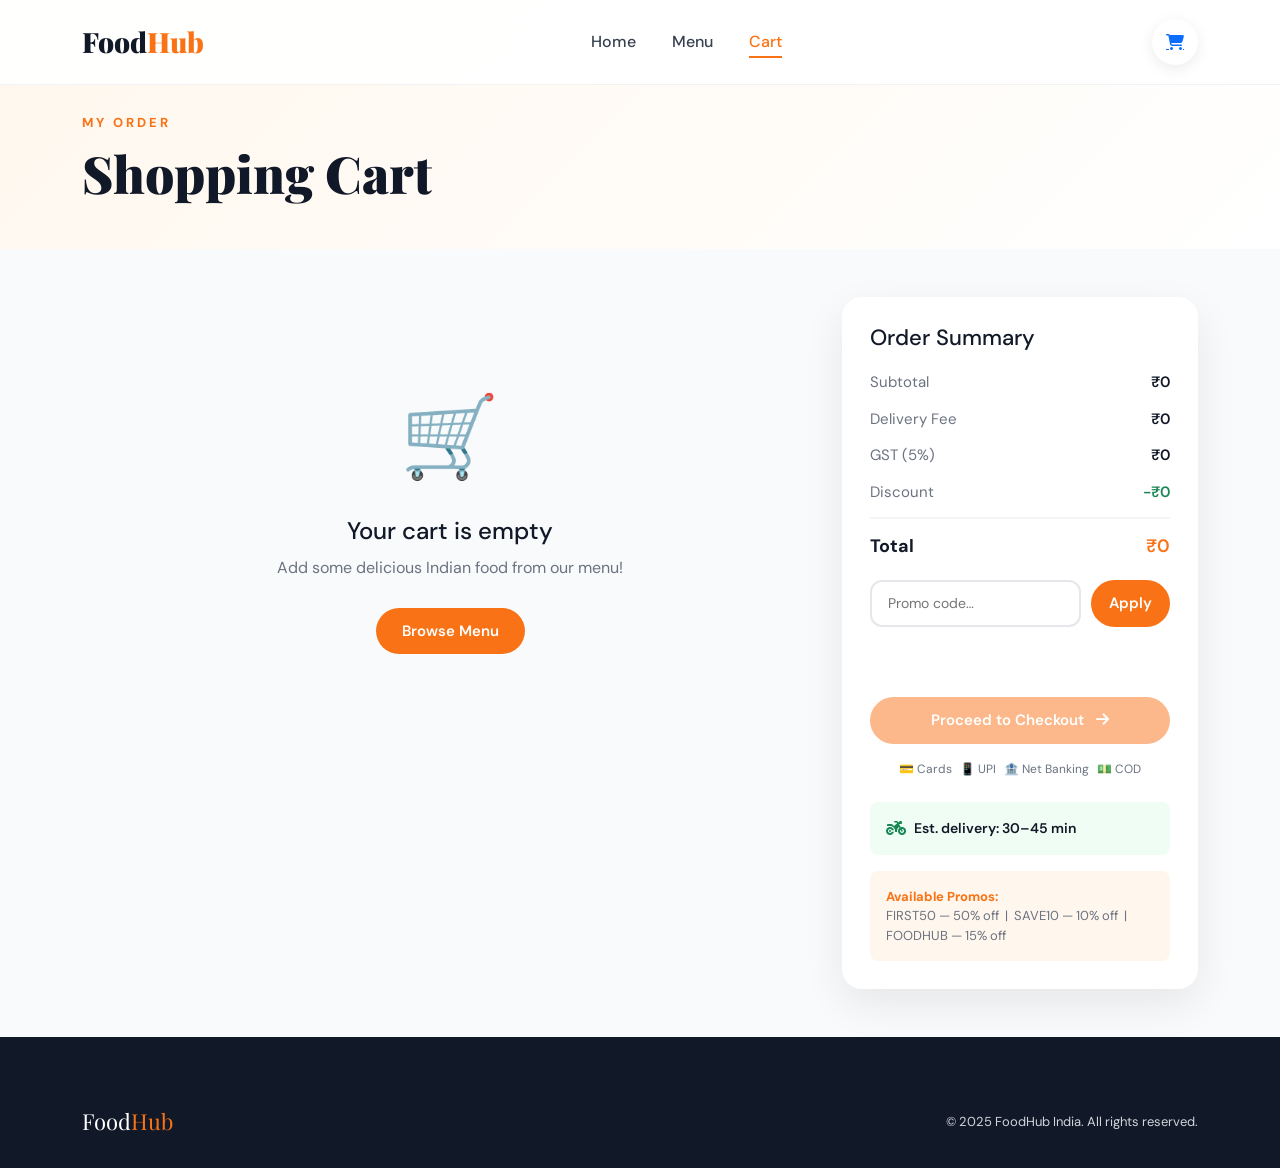
<file: cart.html>
<!DOCTYPE html>
<html lang="en">
<head>
  <meta charset="UTF-8"/>
  <meta name="viewport" content="width=device-width, initial-scale=1.0"/>
  <title>Cart — FoodHub India</title>
  <link rel="stylesheet" href="https://cdn.jsdelivr.net/npm/bootstrap@5.3.3/dist/css/bootstrap.min.css"/>
  <link rel="stylesheet" href="https://cdnjs.cloudflare.com/ajax/libs/font-awesome/6.5.1/css/all.min.css"/>
  <link href="https://fonts.googleapis.com/css2?family=Playfair+Display:wght@700;900&family=DM+Sans:wght@300;400;500;600;700&display=swap" rel="stylesheet"/>
  <link rel="stylesheet" href="css/style.css"/>
</head>
<body>

<!-- NAVBAR -->
<nav class="navbar navbar-expand-lg fixed-top">
  <div class="container">
    <a class="navbar-brand" href="index.html"><span class="logo-text">Food<span>Hub</span></span></a>
    <button class="navbar-toggler border-0" type="button" data-bs-toggle="collapse" data-bs-target="#navbarNav">
      <i class="fa-solid fa-bars" style="font-size:22px;"></i>
    </button>
    <div class="collapse navbar-collapse" id="navbarNav">
      <ul class="navbar-nav mx-auto gap-1">
        <li class="nav-item"><a class="nav-link" href="index.html">Home</a></li>
        <li class="nav-item"><a class="nav-link" href="menu.html">Menu</a></li>
        <li class="nav-item"><a class="nav-link active-link" href="cart.html">Cart</a></li>
      </ul>
      <div class="d-flex align-items-center gap-3">
        <a href="cart.html" class="btn-icon cart-badge">
          <i class="fa-solid fa-cart-shopping"></i>
          <span class="badge-count">0</span>
        </a>
      </div>
    </div>
  </div>
</nav>


<!-- PAGE HEADER -->
<div style="padding-top:110px; padding-bottom:40px; background:linear-gradient(135deg,#fff7ed,#fff);">
  <div class="container">
    <span class="section-label">MY ORDER</span>
    <h1 class="section-title">Shopping Cart</h1>
  </div>
</div>


<!-- CART CONTENT -->
<div class="container my-5">
  <div class="row g-4">

    <!-- Left: Items -->
    <div class="col-lg-8">
      <div id="cartItems"></div>

      <div id="cartEmpty" class="empty-state d-none">
        <div class="emoji">🛒</div>
        <h4>Your cart is empty</h4>
        <p>Add some delicious Indian food from our menu!</p>
        <a href="menu.html" class="btn-primary-custom">Browse Menu</a>
      </div>

      <div id="cartFooter" class="d-flex justify-content-between align-items-center mt-4">
        <a href="menu.html" class="btn-outline-custom">
          <i class="fa-solid fa-arrow-left me-2"></i>Continue Shopping
        </a>
        <button class="btn-outline-custom" style="color:var(--danger); border-color:var(--danger);" onclick="clearCart()">
          <i class="fa-solid fa-trash me-2"></i>Clear Cart
        </button>
      </div>
    </div>

    <!-- Right: Summary -->
    <div class="col-lg-4">
      <div class="cart-total-box">
        <h5>Order Summary</h5>

        <div class="total-row">
          <span class="label">Subtotal</span>
          <span class="value" id="subtotal">₹0</span>
        </div>
        <div class="total-row">
          <span class="label">Delivery Fee</span>
          <span class="value" id="deliveryFee">₹49</span>
        </div>
        <div class="total-row">
          <span class="label">GST (5%)</span>
          <span class="value" id="taxAmt">₹0</span>
        </div>
        <div class="total-row">
          <span class="label">Discount</span>
          <span class="value text-success" id="discount">-₹0</span>
        </div>
        <div class="total-row grand">
          <span>Total</span>
          <span class="value" id="grandTotal">₹0</span>
        </div>

        <!-- Promo code -->
        <div class="promo-box">
          <input type="text" id="promoInput" placeholder="Promo code…"/>
          <button class="btn-primary-custom" style="padding:11px 18px;" onclick="applyPromo()">Apply</button>
        </div>
        <p id="promoMsg" class="text-success" style="font-size:13px; min-height:18px;"></p>

        <a href="checkout.html" id="checkoutBtn" class="btn-primary-custom w-100 text-center mt-3" style="pointer-events:none; opacity:0.5;">
          Proceed to Checkout <i class="fa-solid fa-arrow-right ms-2"></i>
        </a>

        <!-- Payment methods -->
        <div class="mt-3 d-flex gap-2 justify-content-center flex-wrap" style="font-size:12px; color:var(--muted);">
          <span>💳 Cards</span>
          <span>📱 UPI</span>
          <span>🏦 Net Banking</span>
          <span>💵 COD</span>
        </div>

        <!-- Delivery estimate -->
        <div class="mt-4 p-3 rounded-3" style="background:#f0fdf4;">
          <div class="d-flex align-items-center gap-2">
            <i class="fa-solid fa-motorcycle text-success"></i>
            <span style="font-size:14px; font-weight:600;">Est. delivery: 30–45 min</span>
          </div>
        </div>

        <!-- Promo hints -->
        <div class="mt-3 p-3 rounded-3" style="background:#fff7ed; font-size:13px; color:var(--muted);">
          <b style="color:var(--primary);">Available Promos:</b><br/>
          FIRST50 — 50% off &nbsp;|&nbsp; SAVE10 — 10% off &nbsp;|&nbsp; FOODHUB — 15% off
        </div>

      </div>
    </div>

  </div>
</div>


<!-- FOOTER -->
<footer>
  <div class="container">
    <div class="d-flex justify-content-between align-items-center flex-wrap gap-3 pt-2">
      <span style="font-size:22px; font-family:'Playfair Display',serif; color:#fff;">Food<span style="color:var(--primary);">Hub</span></span>
      <p class="mb-0" style="font-size:13px;">© 2025 FoodHub India. All rights reserved.</p>
    </div>
  </div>
</footer>


<script src="https://cdn.jsdelivr.net/npm/bootstrap@5.3.3/dist/js/bootstrap.bundle.min.js"></script>
<script src="js/app.js"></script>
<script>

const PROMOS = { 'FIRST50': 50, 'SAVE10': 10, 'FOODHUB': 15 };
let discountPct = 0;

function fmt(n) { return '₹' + Math.round(n).toLocaleString('en-IN'); }

// ── RENDER CART ──────────────────────────────────────
function renderCart() {
  const cart     = FoodHub.getCart();
  const itemsEl  = document.getElementById('cartItems');
  const emptyEl  = document.getElementById('cartEmpty');
  const footerEl = document.getElementById('cartFooter');
  const checkBtn = document.getElementById('checkoutBtn');

  if (cart.length === 0) {
    itemsEl.innerHTML = '';
    emptyEl.classList.remove('d-none');
    footerEl.classList.add('d-none');
    checkBtn.style.pointerEvents = 'none';
    checkBtn.style.opacity = '0.5';
    updateSummary();
    return;
  }

  emptyEl.classList.add('d-none');
  footerEl.classList.remove('d-none');
  checkBtn.style.pointerEvents = 'auto';
  checkBtn.style.opacity = '1';

  itemsEl.innerHTML = cart.map(item => `
    <div class="cart-item" data-id="${item.id}">
      <img src="${item.img}" alt="${item.name}" onerror="this.src='https://via.placeholder.com/90x90?text=Food'"/>
      <div class="cart-item-info">
        <h6>${item.name}</h6>
        <p class="item-desc">Fresh from our kitchen</p>
        <p class="item-price">${fmt(item.price)} each</p>
        <div class="qty-control">
          <button class="qty-btn" onclick="changeQty('${item.id}', -1)">−</button>
          <span class="qty-num">${item.qty}</span>
          <button class="qty-btn" onclick="changeQty('${item.id}', 1)">+</button>
        </div>
      </div>
      <div class="cart-item-actions">
        <button class="btn-remove" onclick="removeItem('${item.id}')" title="Remove">
          <i class="fa-solid fa-trash-can"></i>
        </button>
        <strong style="font-size:18px; color:var(--primary);">${fmt(item.price * item.qty)}</strong>
      </div>
    </div>
  `).join('');

  updateSummary();
}

function updateSummary() {
  const sub      = FoodHub.getTotal();
  const delivery = sub === 0 ? 0 : (sub >= 499 ? 0 : 49);
  const tax      = sub * 0.05;
  const disc     = sub * (discountPct / 100);
  const total    = Math.max(0, sub + delivery + tax - disc);

  document.getElementById('subtotal').textContent    = fmt(sub);
  document.getElementById('deliveryFee').textContent = sub >= 499 && sub > 0 ? 'Free 🎉' : fmt(delivery);
  document.getElementById('taxAmt').textContent      = fmt(tax);
  document.getElementById('discount').textContent    = '-' + fmt(disc);
  document.getElementById('grandTotal').textContent  = fmt(total);
}

function changeQty(id, delta) {
  FoodHub.changeQty(id, delta);
  renderCart();
}

function removeItem(id) {
  FoodHub.removeFromCart(id);
  FoodHub.showToast('Item removed from cart');
  renderCart();
}

function clearCart() {
  if (!confirm('Clear your entire cart?')) return;
  FoodHub.clearCart();
  renderCart();
}

function applyPromo() {
  const code = document.getElementById('promoInput').value.trim().toUpperCase();
  const msg  = document.getElementById('promoMsg');
  if (PROMOS[code]) {
    discountPct = PROMOS[code];
    msg.textContent = `✅ ${discountPct}% discount applied!`;
    msg.className = 'text-success';
    updateSummary();
  } else {
    msg.textContent = '❌ Invalid promo code.';
    msg.className = 'text-danger';
  }
}

// Allow pressing Enter on promo input
document.getElementById('promoInput').addEventListener('keydown', e => {
  if (e.key === 'Enter') applyPromo();
});

renderCart();
</script>
</body>
</html>
</file>
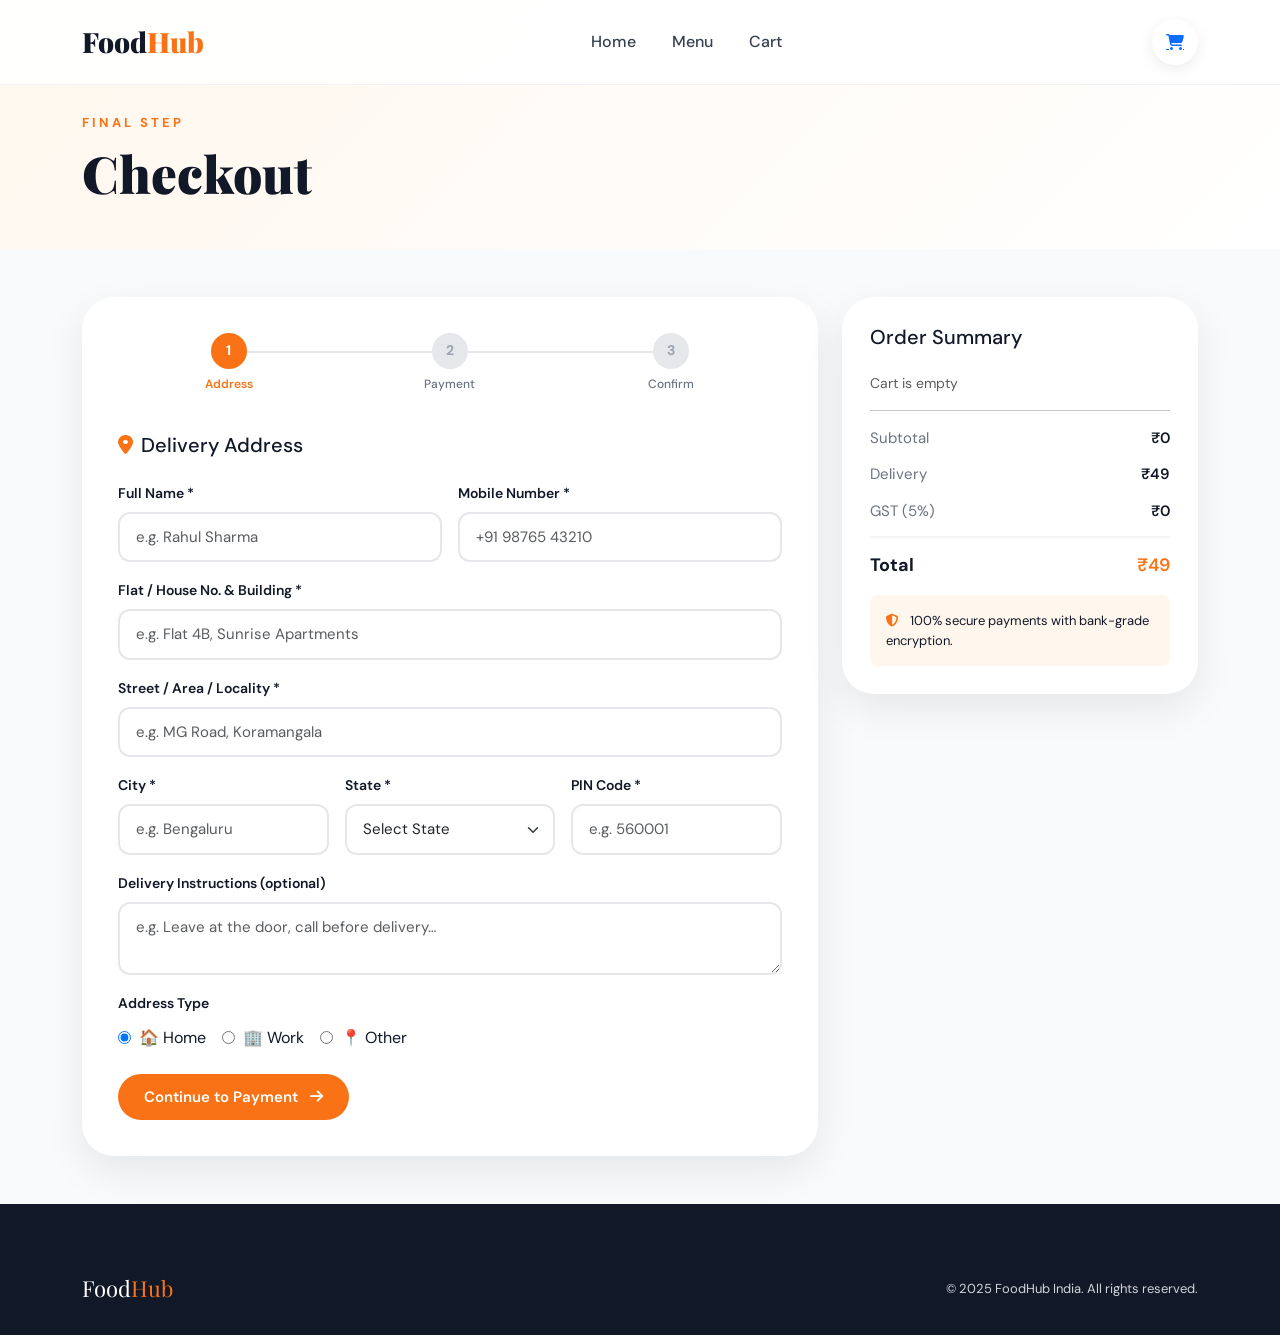
<file: checkout.html>
<!DOCTYPE html>
<html lang="en">
<head>
  <meta charset="UTF-8"/>
  <meta name="viewport" content="width=device-width, initial-scale=1.0"/>
  <title>Checkout — FoodHub India</title>
  <link rel="stylesheet" href="https://cdn.jsdelivr.net/npm/bootstrap@5.3.3/dist/css/bootstrap.min.css"/>
  <link rel="stylesheet" href="https://cdnjs.cloudflare.com/ajax/libs/font-awesome/6.5.1/css/all.min.css"/>
  <link href="https://fonts.googleapis.com/css2?family=Playfair+Display:wght@700;900&family=DM+Sans:wght@300;400;500;600;700&display=swap" rel="stylesheet"/>
  <link rel="stylesheet" href="css/style.css"/>
  <style>
    .upi-input-wrap { position: relative; }
    .upi-input-wrap input { padding-right: 90px; }
    .upi-suffix { position: absolute; right: 16px; top: 50%; transform: translateY(-50%); color: var(--muted); font-size: 14px; pointer-events: none; }
    .success-screen { display:none; text-align:center; padding:60px 20px; }
    .success-screen .check-icon { font-size:80px; margin-bottom:20px; animation: popIn 0.5s ease both; }
    @keyframes popIn { from{transform:scale(0)} to{transform:scale(1)} }
    .order-id-tag { display:inline-block; background:#f0fdf4; color:#16a34a; padding:8px 20px; border-radius:50px; font-weight:700; font-size:15px; margin:12px 0; }
  </style>
</head>
<body>

<!-- NAVBAR -->
<nav class="navbar navbar-expand-lg fixed-top">
  <div class="container">
    <a class="navbar-brand" href="index.html"><span class="logo-text">Food<span>Hub</span></span></a>
    <button class="navbar-toggler border-0" type="button" data-bs-toggle="collapse" data-bs-target="#navbarNav">
      <i class="fa-solid fa-bars" style="font-size:22px;"></i>
    </button>
    <div class="collapse navbar-collapse" id="navbarNav">
      <ul class="navbar-nav mx-auto gap-1">
        <li class="nav-item"><a class="nav-link" href="index.html">Home</a></li>
        <li class="nav-item"><a class="nav-link" href="menu.html">Menu</a></li>
        <li class="nav-item"><a class="nav-link" href="cart.html">Cart</a></li>
      </ul>
      <div class="d-flex align-items-center gap-3">
        <a href="cart.html" class="btn-icon cart-badge">
          <i class="fa-solid fa-cart-shopping"></i>
          <span class="badge-count">0</span>
        </a>
      </div>
    </div>
  </div>
</nav>


<!-- PAGE HEADER -->
<div style="padding-top:110px; padding-bottom:40px; background:linear-gradient(135deg,#fff7ed,#fff);">
  <div class="container">
    <span class="section-label">FINAL STEP</span>
    <h1 class="section-title">Checkout</h1>
  </div>
</div>


<!-- CHECKOUT CONTENT -->
<div class="container my-5">
  <div class="row g-4">

    <!-- Left: Form -->
    <div class="col-lg-8">
      <div class="checkout-form" id="checkoutForm">

        <!-- Step Indicator -->
        <div class="step-indicator" id="stepIndicator">
          <div class="step-dot active" id="dot1">
            <div class="step-num">1</div>
            <div class="step-label">Address</div>
          </div>
          <div class="step-dot" id="dot2">
            <div class="step-num">2</div>
            <div class="step-label">Payment</div>
          </div>
          <div class="step-dot" id="dot3">
            <div class="step-num">3</div>
            <div class="step-label">Confirm</div>
          </div>
        </div>

        <!-- STEP 1: Delivery Address -->
        <div class="form-step active" id="step1">
          <h5 class="mb-4" style="font-size:20px;"><i class="fa-solid fa-location-dot me-2 text-orange"></i>Delivery Address</h5>
          <div class="row g-3">
            <div class="col-md-6">
              <label class="form-label">Full Name *</label>
              <input type="text" class="form-control" id="fname" placeholder="e.g. Rahul Sharma" required/>
            </div>
            <div class="col-md-6">
              <label class="form-label">Mobile Number *</label>
              <input type="tel" class="form-control" id="phone" placeholder="+91 98765 43210" maxlength="13" required/>
            </div>
            <div class="col-12">
              <label class="form-label">Flat / House No. & Building *</label>
              <input type="text" class="form-control" id="address1" placeholder="e.g. Flat 4B, Sunrise Apartments" required/>
            </div>
            <div class="col-12">
              <label class="form-label">Street / Area / Locality *</label>
              <input type="text" class="form-control" id="address2" placeholder="e.g. MG Road, Koramangala" required/>
            </div>
            <div class="col-md-4">
              <label class="form-label">City *</label>
              <input type="text" class="form-control" id="city" placeholder="e.g. Bengaluru" required/>
            </div>
            <div class="col-md-4">
              <label class="form-label">State *</label>
              <select class="form-select" id="state" required>
                <option value="">Select State</option>
                <option>Andhra Pradesh</option>
                <option>Delhi</option>
                <option>Gujarat</option>
                <option>Karnataka</option>
                <option>Kerala</option>
                <option>Maharashtra</option>
                <option>Punjab</option>
                <option>Rajasthan</option>
                <option>Tamil Nadu</option>
                <option>Telangana</option>
                <option>Uttar Pradesh</option>
                <option>West Bengal</option>
              </select>
            </div>
            <div class="col-md-4">
              <label class="form-label">PIN Code *</label>
              <input type="text" class="form-control" id="pincode" placeholder="e.g. 560001" maxlength="6" required/>
            </div>
            <div class="col-12">
              <label class="form-label">Delivery Instructions (optional)</label>
              <textarea class="form-control" id="instructions" rows="2" placeholder="e.g. Leave at the door, call before delivery…"></textarea>
            </div>
            <div class="col-12">
              <label class="form-label">Address Type</label>
              <div class="d-flex gap-3 mt-1">
                <label class="d-flex align-items-center gap-2" style="cursor:pointer;">
                  <input type="radio" name="addrType" value="Home" checked/> 🏠 Home
                </label>
                <label class="d-flex align-items-center gap-2" style="cursor:pointer;">
                  <input type="radio" name="addrType" value="Work"/> 🏢 Work
                </label>
                <label class="d-flex align-items-center gap-2" style="cursor:pointer;">
                  <input type="radio" name="addrType" value="Other"/> 📍 Other
                </label>
              </div>
            </div>
          </div>
          <button class="btn-primary-custom mt-4" onclick="goStep(2)">
            Continue to Payment <i class="fa-solid fa-arrow-right ms-2"></i>
          </button>
        </div>

        <!-- STEP 2: Payment -->
        <div class="form-step" id="step2">
          <h5 class="mb-4" style="font-size:20px;"><i class="fa-solid fa-credit-card me-2 text-orange"></i>Payment Method</h5>
          <div class="row g-3 mb-4">
            <div class="col-6 col-md-3">
              <div class="payment-card selected" data-method="upi" onclick="selectPayment(this)">
                <div>
                  <div class="payment-icon">📱</div>
                  <div style="font-weight:600; font-size:14px;">UPI</div>
                  <div style="font-size:11px; color:var(--muted);">GPay / PhonePe / Paytm</div>
                </div>
              </div>
            </div>
            <div class="col-6 col-md-3">
              <div class="payment-card" data-method="card" onclick="selectPayment(this)">
                <div>
                  <div class="payment-icon">💳</div>
                  <div style="font-weight:600; font-size:14px;">Card</div>
                  <div style="font-size:11px; color:var(--muted);">Credit / Debit</div>
                </div>
              </div>
            </div>
            <div class="col-6 col-md-3">
              <div class="payment-card" data-method="netbanking" onclick="selectPayment(this)">
                <div>
                  <div class="payment-icon">🏦</div>
                  <div style="font-weight:600; font-size:14px;">Net Banking</div>
                  <div style="font-size:11px; color:var(--muted);">All major banks</div>
                </div>
              </div>
            </div>
            <div class="col-6 col-md-3">
              <div class="payment-card" data-method="cod" onclick="selectPayment(this)">
                <div>
                  <div class="payment-icon">💵</div>
                  <div style="font-weight:600; font-size:14px;">Cash on Delivery</div>
                  <div style="font-size:11px; color:var(--muted);">Pay at door</div>
                </div>
              </div>
            </div>
          </div>

          <!-- UPI Fields -->
          <div id="upiFields">
            <label class="form-label">UPI ID *</label>
            <div class="upi-input-wrap mb-2">
              <input type="text" class="form-control" id="upiId" placeholder="yourname"/>
              <span class="upi-suffix">@upi</span>
            </div>
            <div class="d-flex gap-3 flex-wrap mt-3">
              <span style="font-size:13px; color:var(--muted); font-weight:600;">Pay via:</span>
              <span style="font-size:13px;">📱 Google Pay</span>
              <span style="font-size:13px;">📱 PhonePe</span>
              <span style="font-size:13px;">📱 Paytm</span>
              <span style="font-size:13px;">📱 BHIM</span>
            </div>
          </div>

          <!-- Card Fields -->
          <div id="cardFields" style="display:none;">
            <div class="row g-3">
              <div class="col-12">
                <label class="form-label">Card Number *</label>
                <input type="text" class="form-control" id="cardNum" placeholder="1234 5678 9012 3456" maxlength="19"/>
              </div>
              <div class="col-md-6">
                <label class="form-label">Expiry Date *</label>
                <input type="text" class="form-control" id="expiry" placeholder="MM / YY" maxlength="7"/>
              </div>
              <div class="col-md-6">
                <label class="form-label">CVV *</label>
                <input type="password" class="form-control" id="cvv" placeholder="•••" maxlength="3"/>
              </div>
              <div class="col-12">
                <label class="form-label">Cardholder Name *</label>
                <input type="text" class="form-control" id="cardName" placeholder="Name as on card"/>
              </div>
            </div>
          </div>

          <!-- Net Banking Fields -->
          <div id="netbankingFields" style="display:none;">
            <label class="form-label">Select Bank *</label>
            <select class="form-select" id="bankName">
              <option value="">-- Choose your bank --</option>
              <option>State Bank of India</option>
              <option>HDFC Bank</option>
              <option>ICICI Bank</option>
              <option>Axis Bank</option>
              <option>Kotak Mahindra Bank</option>
              <option>Bank of Baroda</option>
              <option>Punjab National Bank</option>
              <option>Canara Bank</option>
            </select>
          </div>

          <!-- COD notice -->
          <div id="codFields" style="display:none;" class="p-3 rounded-3" style="background:#f0fdf4;">
            <p class="mb-0" style="font-size:14px;">💵 <strong>Cash on Delivery</strong> — Keep exact change ready. Our delivery partner will collect payment at your door.</p>
          </div>

          <div class="d-flex gap-3 mt-4">
            <button class="btn-outline-custom" onclick="goStep(1)">
              <i class="fa-solid fa-arrow-left me-2"></i>Back
            </button>
            <button class="btn-primary-custom" onclick="goStep(3)">
              Review Order <i class="fa-solid fa-arrow-right ms-2"></i>
            </button>
          </div>
        </div>

        <!-- STEP 3: Review & Confirm -->
        <div class="form-step" id="step3">
          <h5 class="mb-4" style="font-size:20px;"><i class="fa-solid fa-clipboard-check me-2 text-orange"></i>Review & Confirm</h5>

          <div class="p-3 rounded-3 mb-3" style="background:#f8fafc; border:1px solid #e5e7eb;">
            <div class="d-flex justify-content-between align-items-start">
              <div>
                <div style="font-weight:700; font-size:16px;">📍 Delivery Address</div>
                <div id="summaryAddress" class="text-muted mt-1" style="font-size:14px;"></div>
              </div>
              <button class="btn-outline-custom" style="padding:6px 14px; font-size:13px;" onclick="goStep(1)">Edit</button>
            </div>
          </div>

          <div class="p-3 rounded-3 mb-3" style="background:#f8fafc; border:1px solid #e5e7eb;">
            <div class="d-flex justify-content-between align-items-center">
              <div>
                <div style="font-weight:700; font-size:16px;">💳 Payment Method</div>
                <div id="summaryPayment" class="text-muted mt-1" style="font-size:14px;"></div>
              </div>
              <button class="btn-outline-custom" style="padding:6px 14px; font-size:13px;" onclick="goStep(2)">Edit</button>
            </div>
          </div>

          <div class="p-3 rounded-3 mb-3" style="background:#f8fafc; border:1px solid #e5e7eb;">
            <div style="font-weight:700; font-size:16px; margin-bottom:10px;">🛒 Order Items</div>
            <div id="summaryItems"></div>
          </div>

          <div class="d-flex justify-content-between align-items-center p-3 rounded-3" style="background:var(--primary); color:#fff;">
            <strong style="font-size:16px;">Grand Total</strong>
            <strong style="font-size:22px;" id="summaryTotal">₹0</strong>
          </div>

          <div class="d-flex gap-3 mt-4">
            <button class="btn-outline-custom" onclick="goStep(2)">
              <i class="fa-solid fa-arrow-left me-2"></i>Back
            </button>
            <button class="btn-primary-custom flex-grow-1" onclick="placeOrder()">
              <i class="fa-solid fa-check-circle me-2"></i>Place Order
            </button>
          </div>
        </div>

      </div>

      <!-- Success Screen -->
      <div class="success-screen checkout-form" id="successScreen">
        <div class="check-icon">🎉</div>
        <h3 style="font-size:28px;">Order Placed Successfully!</h3>
        <p class="text-muted mt-2">Your food is being prepared and will reach you soon.</p>
        <div class="order-id-tag" id="orderIdTag"></div>
        <div class="p-3 rounded-3 mt-3 mb-4" style="background:#f0fdf4; font-size:14px;">
          <i class="fa-solid fa-motorcycle text-success me-2"></i>
          Estimated delivery: <strong>30–45 minutes</strong>
        </div>
        <a href="index.html" class="btn-primary-custom me-2">Back to Home</a>
        <a href="menu.html" class="btn-outline-custom">Order More</a>
      </div>
    </div>

    <!-- Right: Order Summary -->
    <div class="col-lg-4">
      <div class="order-summary-sidebar" id="orderSidebar">
        <h5 class="mb-4">Order Summary</h5>
        <div id="sidebarItems"></div>
        <hr/>
        <div class="total-row">
          <span class="label">Subtotal</span>
          <span class="value" id="sideSubtotal">₹0</span>
        </div>
        <div class="total-row">
          <span class="label">Delivery</span>
          <span class="value" id="sideDelivery">₹49</span>
        </div>
        <div class="total-row">
          <span class="label">GST (5%)</span>
          <span class="value" id="sideTax">₹0</span>
        </div>
        <div class="total-row grand">
          <span>Total</span>
          <span class="value" id="sideTotal">₹0</span>
        </div>
        <div class="mt-3 p-3 rounded-3" style="background:#fff7ed; font-size:13px;">
          <i class="fa-solid fa-shield-halved me-2" style="color:var(--primary);"></i>
          100% secure payments with bank-grade encryption.
        </div>
      </div>
    </div>

  </div>
</div>


<!-- FOOTER -->
<footer>
  <div class="container">
    <div class="d-flex justify-content-between align-items-center flex-wrap gap-3 pt-2">
      <span style="font-size:22px; font-family:'Playfair Display',serif; color:#fff;">Food<span style="color:var(--primary);">Hub</span></span>
      <p class="mb-0" style="font-size:13px;">© 2025 FoodHub India. All rights reserved.</p>
    </div>
  </div>
</footer>


<script src="https://cdn.jsdelivr.net/npm/bootstrap@5.3.3/dist/js/bootstrap.bundle.min.js"></script>
<script src="js/app.js"></script>
<script>

let selectedPayment = 'upi';
let currentStep = 1;

function fmt(n) { return '₹' + Math.round(n).toLocaleString('en-IN'); }

// Sidebar summary
function loadSidebar() {
  const cart  = FoodHub.getCart();
  const sub   = FoodHub.getTotal();
  const del   = sub >= 499 && sub > 0 ? 0 : 49;
  const tax   = sub * 0.05;
  const total = sub + del + tax;

  document.getElementById('sidebarItems').innerHTML = cart.map(i =>
    `<div class="d-flex justify-content-between mb-2" style="font-size:14px;">
      <span>${i.name} × ${i.qty}</span>
      <span>${fmt(i.price * i.qty)}</span>
    </div>`
  ).join('') || '<p class="text-muted" style="font-size:14px;">Cart is empty</p>';

  document.getElementById('sideSubtotal').textContent = fmt(sub);
  document.getElementById('sideDelivery').textContent = del === 0 ? 'Free 🎉' : fmt(del);
  document.getElementById('sideTax').textContent      = fmt(tax);
  document.getElementById('sideTotal').textContent    = fmt(total);
}

// Step navigation
function goStep(step) {
  if (step === 2 && !validateStep1()) return;
  if (step === 3) buildReviewSummary();

  currentStep = step;

  document.querySelectorAll('.form-step').forEach((s, i) => {
    s.classList.toggle('active', i + 1 === step);
  });

  // Update step dots
  [1, 2, 3].forEach(n => {
    const dot = document.getElementById('dot' + n);
    dot.classList.toggle('active', n === step);
    dot.classList.toggle('done', n < step);
  });
}

function validateStep1() {
  const fields = ['fname', 'phone', 'address1', 'address2', 'city', 'pincode'];
  let ok = true;
  fields.forEach(id => {
    const el = document.getElementById(id);
    if (!el.value.trim()) {
      el.style.borderColor = 'var(--danger)';
      ok = false;
    } else { el.style.borderColor = ''; }
  });
  const state = document.getElementById('state');
  if (!state.value) { state.style.borderColor = 'var(--danger)'; ok = false; }
  else state.style.borderColor = '';
  if (!ok) FoodHub.showToast('Please fill all required fields');
  return ok;
}

function selectPayment(el) {
  document.querySelectorAll('.payment-card').forEach(c => c.classList.remove('selected'));
  el.classList.add('selected');
  selectedPayment = el.dataset.method;

  document.getElementById('upiFields').style.display        = selectedPayment === 'upi'        ? '' : 'none';
  document.getElementById('cardFields').style.display       = selectedPayment === 'card'       ? '' : 'none';
  document.getElementById('netbankingFields').style.display = selectedPayment === 'netbanking' ? '' : 'none';
  document.getElementById('codFields').style.display        = selectedPayment === 'cod'        ? '' : 'none';
}

function buildReviewSummary() {
  const name = document.getElementById('fname').value;
  const addr = [
    document.getElementById('address1').value,
    document.getElementById('address2').value,
    document.getElementById('city').value,
    document.getElementById('state').value,
    document.getElementById('pincode').value
  ].filter(Boolean).join(', ');

  const addrType = document.querySelector('input[name="addrType"]:checked')?.value || 'Home';
  document.getElementById('summaryAddress').textContent = `${name} · ${addrType} — ${addr}`;

  const payLabels = { upi:'UPI (GPay / PhonePe / Paytm / BHIM)', card:'Credit / Debit Card', netbanking:'Net Banking', cod:'Cash on Delivery' };
  document.getElementById('summaryPayment').textContent = payLabels[selectedPayment];

  const cart  = FoodHub.getCart();
  const sub   = FoodHub.getTotal();
  const del   = sub >= 499 && sub > 0 ? 0 : 49;
  const tax   = sub * 0.05;
  const total = sub + del + tax;

  document.getElementById('summaryItems').innerHTML = cart.map(i =>
    `<div class="d-flex justify-content-between mb-1" style="font-size:14px;">
      <span>${i.name} × ${i.qty}</span>
      <span>${fmt(i.price * i.qty)}</span>
    </div>`
  ).join('');

  document.getElementById('summaryTotal').textContent = fmt(total);
}

function placeOrder() {
  const cart = FoodHub.getCart();
  if (cart.length === 0) { FoodHub.showToast('Your cart is empty!'); return; }

  // Generate random order ID
  const orderId = 'FH' + Date.now().toString().slice(-6);
  document.getElementById('orderIdTag').textContent = 'Order ID: ' + orderId;

  // Hide form, show success
  document.getElementById('checkoutForm').style.display = 'none';
  document.getElementById('successScreen').style.display = 'block';
  document.getElementById('orderSidebar').style.display  = 'none';

  // Clear cart
  FoodHub.clearCart();
}

// Card number formatting
document.getElementById('cardNum')?.addEventListener('input', function() {
  this.value = this.value.replace(/\D/g,'').replace(/(.{4})/g,'$1 ').trim();
});

// Expiry formatting
document.getElementById('expiry')?.addEventListener('input', function() {
  this.value = this.value.replace(/\D/g,'').replace(/^(\d{2})(\d)/, '$1 / $2').slice(0,7);
});

loadSidebar();
</script>
</body>
</html>
</file>
<file: css/style.css>
/* ===================================================
   FoodHub — Premium Food Delivery
   CSS Custom Styles (used alongside Bootstrap 5)
=================================================== */

@import url('https://fonts.googleapis.com/css2?family=Playfair+Display:wght@700;900&family=DM+Sans:wght@300;400;500;600;700&display=swap');

:root {
  --primary: #f97316;
  --primary-dark: #ea6b0a;
  --primary-light: #fff7ed;
  --secondary: #111827;
  --accent: #fbbf24;
  --success: #22c55e;
  --danger: #ef4444;
  --muted: #6b7280;
  --card-bg: #ffffff;
  --body-bg: #f8fafc;
  --radius: 20px;
  --radius-lg: 32px;
  --shadow: 0 15px 40px rgba(0,0,0,0.08);
  --shadow-hover: 0 25px 55px rgba(249,115,22,0.22);
  --transition: all 0.35s cubic-bezier(0.4,0,0.2,1);
}

* { margin:0; padding:0; box-sizing:border-box; }
html { scroll-behavior:smooth; }

body {
  font-family: 'DM Sans', sans-serif;
  background: var(--body-bg);
  color: var(--secondary);
  overflow-x: hidden;
}

h1,h2,h3 { font-family: 'Playfair Display', serif; }

img { max-width:100%; display:block; }

/* ── SCROLLBAR ── */
::-webkit-scrollbar { width:6px; }
::-webkit-scrollbar-track { background:#f1f1f1; }
::-webkit-scrollbar-thumb { background:var(--primary); border-radius:10px; }

/* ── UTILITY ── */
.section-pad { padding:100px 0; }
.text-orange { color:var(--primary) !important; }
.bg-orange { background:var(--primary) !important; }

.section-label {
  display:inline-block;
  color:var(--primary);
  font-weight:700;
  font-size:13px;
  letter-spacing:3px;
  text-transform:uppercase;
  margin-bottom:12px;
}

.section-title {
  font-size:clamp(32px,4vw,52px);
  font-weight:900;
  line-height:1.1;
  color:var(--secondary);
}

/* ── NAVBAR ── */
.navbar-brand .logo-text { font-family:'Playfair Display',serif; font-size:28px; font-weight:900; color:var(--secondary); }
.navbar-brand .logo-text span { color:var(--primary); }

.navbar {
  background:rgba(255,255,255,0.92) !important;
  backdrop-filter:blur(14px);
  border-bottom:1px solid rgba(0,0,0,0.05);
  padding:16px 0;
  transition:var(--transition);
}

.navbar.scrolled { box-shadow:0 8px 30px rgba(0,0,0,0.08); }

.nav-link {
  color:#374151 !important;
  font-weight:500;
  padding:8px 16px !important;
  position:relative;
  transition:var(--transition);
}

.nav-link::after {
  content:'';
  position:absolute;
  left:16px; bottom:4px;
  width:0; height:2px;
  background:var(--primary);
  transition:var(--transition);
}

.nav-link:hover, .nav-link.active-link { color:var(--primary) !important; }
.nav-link:hover::after, .nav-link.active-link::after { width:calc(100% - 32px); }

.cart-badge {
  position:relative;
  display:inline-flex;
}

.cart-badge .badge-count {
  position:absolute;
  top:-6px; right:-6px;
  width:18px; height:18px;
  border-radius:50%;
  background:var(--danger);
  color:#fff;
  font-size:11px;
  font-weight:700;
  display:flex;
  align-items:center;
  justify-content:center;
  transition:var(--transition);
}

.btn-icon {
  width:46px; height:46px;
  border:none;
  border-radius:50%;
  background:#fff;
  display:flex; align-items:center; justify-content:center;
  box-shadow:0 4px 15px rgba(0,0,0,0.08);
  transition:var(--transition);
  cursor:pointer;
}

.btn-icon:hover { background:var(--primary); color:#fff; }

.btn-primary-custom {
  background:var(--primary);
  color:#fff;
  border:none;
  padding:12px 26px;
  border-radius:50px;
  font-weight:600;
  font-size:15px;
  transition:var(--transition);
  cursor:pointer;
  text-decoration:none;
  display:inline-block;
}

.btn-primary-custom:hover {
  transform:translateY(-3px);
  box-shadow:0 12px 28px rgba(249,115,22,0.38);
  color:#fff;
  background:var(--primary-dark);
}

.btn-outline-custom {
  background:transparent;
  color:var(--primary);
  border:2px solid var(--primary);
  padding:11px 26px;
  border-radius:50px;
  font-weight:600;
  font-size:15px;
  transition:var(--transition);
  cursor:pointer;
  text-decoration:none;
  display:inline-block;
}

.btn-outline-custom:hover {
  background:var(--primary);
  color:#fff;
}

/* ── HERO ── */
.hero {
  padding-top:140px;
  padding-bottom:110px;
  background:linear-gradient(135deg, #fff7ed 0%, #fff 55%, #f0fdf4 100%);
  position:relative;
  overflow:hidden;
}

.hero::before {
  content:'';
  position:absolute;
  width:600px; height:600px;
  background:radial-gradient(circle, rgba(249,115,22,0.08) 0%, transparent 70%);
  top:-100px; right:-100px;
  border-radius:50%;
  pointer-events:none;
}

.hero-badge {
  display:inline-flex;
  align-items:center;
  gap:8px;
  background:#fff;
  border:1px solid rgba(249,115,22,0.2);
  color:var(--primary);
  padding:10px 20px;
  border-radius:50px;
  font-weight:600;
  font-size:14px;
  margin-bottom:24px;
  box-shadow:0 4px 15px rgba(0,0,0,0.06);
  animation:fadeSlideDown 0.7s ease both;
}

.hero-badge i { font-size:12px; }

.hero h1 {
  font-size:clamp(40px,6vw,76px);
  line-height:1.08;
  margin-bottom:24px;
  animation:fadeSlideUp 0.7s 0.1s ease both;
}

.hero h1 .highlight {
  color:var(--primary);
  position:relative;
}

.hero p {
  color:var(--muted);
  font-size:18px;
  line-height:1.9;
  margin-bottom:40px;
  max-width:520px;
  animation:fadeSlideUp 0.7s 0.2s ease both;
}

.hero-actions {
  display:flex;
  gap:16px;
  flex-wrap:wrap;
  margin-bottom:55px;
  animation:fadeSlideUp 0.7s 0.3s ease both;
}

.hero-stats {
  display:flex;
  gap:24px;
  flex-wrap:wrap;
  animation:fadeSlideUp 0.7s 0.4s ease both;
}

.stat-pill {
  background:#fff;
  border-radius:var(--radius);
  padding:20px 24px;
  box-shadow:var(--shadow);
  text-align:center;
  min-width:130px;
}

.stat-pill .number {
  font-family:'Playfair Display',serif;
  font-size:30px;
  font-weight:900;
  color:var(--primary);
  line-height:1;
}

.stat-pill .label {
  font-size:13px;
  color:var(--muted);
  margin-top:4px;
}

.hero-img-wrap {
  position:relative;
  animation:fadeSlideLeft 0.8s 0.2s ease both;
}

.hero-img-wrap img {
  width:100%;
  border-radius:var(--radius-lg);
  box-shadow:0 30px 70px rgba(0,0,0,0.16);
  object-fit:cover;
  height:520px;
}

.hero-float-card {
  position:absolute;
  background:#fff;
  border-radius:16px;
  box-shadow:0 15px 40px rgba(0,0,0,0.12);
  padding:14px 18px;
  display:flex;
  align-items:center;
  gap:12px;
  animation:float 3s ease-in-out infinite;
}

.hero-float-card.card-top {
  top:30px; left:-30px;
}

.hero-float-card.card-bottom {
  bottom:40px; right:-20px;
}

.hero-float-card .icon {
  width:44px; height:44px;
  border-radius:12px;
  background:var(--primary-light);
  display:flex; align-items:center; justify-content:center;
  font-size:20px;
}

.hero-float-card .info .title {
  font-weight:700; font-size:14px;
}

.hero-float-card .info .sub {
  font-size:12px; color:var(--muted);
}

/* ── CATEGORY PILLS ── */
.category-bar { padding:40px 0; background:#fff; border-bottom:1px solid rgba(0,0,0,0.05); }

.cat-pill {
  display:inline-flex;
  align-items:center;
  gap:8px;
  padding:10px 22px;
  border-radius:50px;
  border:2px solid #e5e7eb;
  background:#fff;
  color:#374151;
  font-weight:500;
  font-size:14px;
  cursor:pointer;
  transition:var(--transition);
  white-space:nowrap;
  text-decoration:none;
}

.cat-pill:hover, .cat-pill.active {
  border-color:var(--primary);
  background:var(--primary);
  color:#fff;
  transform:translateY(-2px);
  box-shadow:0 8px 20px rgba(249,115,22,0.25);
}

.cat-pill .emoji { font-size:18px; }

/* ── FOOD CARDS ── */
.food-card {
  background:var(--card-bg);
  border-radius:var(--radius-lg);
  overflow:hidden;
  transition:var(--transition);
  box-shadow:var(--shadow);
  border:none;
  height:100%;
}

.food-card:hover { transform:translateY(-10px); box-shadow:var(--shadow-hover); }

.food-img-wrap {
  position:relative;
  overflow:hidden;
}

.food-img-wrap img {
  width:100%; height:240px;
  object-fit:cover;
  transition:var(--transition);
}

.food-card:hover .food-img-wrap img { transform:scale(1.07); }

.food-badge {
  position:absolute;
  top:16px; left:16px;
  background:var(--primary);
  color:#fff;
  padding:6px 14px;
  border-radius:50px;
  font-size:12px;
  font-weight:700;
}

.food-fav {
  position:absolute;
  top:14px; right:14px;
  width:36px; height:36px;
  border-radius:50%;
  background:#fff;
  border:none;
  display:flex; align-items:center; justify-content:center;
  cursor:pointer;
  transition:var(--transition);
  box-shadow:0 4px 12px rgba(0,0,0,0.1);
}

.food-fav:hover, .food-fav.liked { color:var(--danger); }

.food-body { padding:22px; }

.food-meta {
  display:flex;
  justify-content:space-between;
  align-items:center;
  margin-bottom:8px;
}

.food-rating { color:#f59e0b; font-size:14px; font-weight:600; }
.food-time { color:var(--muted); font-size:13px; }

.food-card h5 {
  font-size:21px;
  font-weight:700;
  margin-bottom:8px;
  color:var(--secondary);
}

.food-card p {
  font-size:14px;
  color:var(--muted);
  line-height:1.7;
  margin-bottom:20px;
}

.food-footer {
  display:flex;
  justify-content:space-between;
  align-items:center;
}

.food-price {
  font-family:'Playfair Display',serif;
  font-size:26px;
  font-weight:700;
  color:var(--primary);
}

.btn-add {
  width:50px; height:50px;
  border-radius:50%;
  border:none;
  background:var(--primary);
  color:#fff;
  font-size:24px;
  display:flex; align-items:center; justify-content:center;
  cursor:pointer;
  transition:var(--transition);
  flex-shrink:0;
}

.btn-add:hover { transform:rotate(90deg) scale(1.1); background:var(--primary-dark); }
.btn-add.added { background:var(--success); transform:scale(1); }

/* ── RESTAURANT CARDS ── */
.resto-card {
  background:#fff;
  border-radius:var(--radius-lg);
  overflow:hidden;
  box-shadow:var(--shadow);
  transition:var(--transition);
}

.resto-card:hover { transform:translateY(-8px); box-shadow:var(--shadow-hover); }

.resto-img {
  width:100%; height:200px;
  object-fit:cover;
  transition:var(--transition);
}

.resto-card:hover .resto-img { transform:scale(1.05); }

.resto-img-wrap { overflow:hidden; position:relative; }

.resto-status {
  position:absolute;
  top:14px; right:14px;
  padding:5px 12px;
  border-radius:50px;
  font-size:12px;
  font-weight:700;
}

.resto-status.open { background:#dcfce7; color:#16a34a; }
.resto-status.closed { background:#fee2e2; color:#dc2626; }

.resto-body { padding:20px; }
.resto-body h5 { font-size:20px; margin-bottom:4px; }
.resto-meta { display:flex; gap:14px; margin:10px 0; font-size:13px; color:var(--muted); }
.resto-meta span { display:flex; align-items:center; gap:4px; }
.resto-tags { display:flex; gap:6px; flex-wrap:wrap; margin-top:10px; }
.resto-tag { padding:4px 10px; background:#f3f4f6; border-radius:50px; font-size:12px; color:#374151; }

/* ── CART PAGE ── */
.cart-item {
  background:#fff;
  border-radius:var(--radius);
  padding:20px;
  display:flex;
  align-items:center;
  gap:16px;
  box-shadow:0 4px 15px rgba(0,0,0,0.05);
  margin-bottom:16px;
  transition:var(--transition);
}

.cart-item:hover { box-shadow:0 8px 25px rgba(0,0,0,0.09); }

.cart-item img {
  width:90px; height:90px;
  border-radius:14px;
  object-fit:cover;
  flex-shrink:0;
}

.cart-item-info { flex:1; }
.cart-item-info h6 { font-size:18px; margin-bottom:4px; }
.cart-item-info .item-price { color:var(--primary); font-weight:700; font-size:16px; }
.cart-item-info .item-desc { font-size:13px; color:var(--muted); margin-bottom:8px; }

.qty-control {
  display:flex;
  align-items:center;
  gap:12px;
  background:#f3f4f6;
  border-radius:50px;
  padding:6px 14px;
  width:fit-content;
}

.qty-btn {
  width:28px; height:28px;
  border:none;
  border-radius:50%;
  background:var(--primary);
  color:#fff;
  font-size:16px;
  cursor:pointer;
  display:flex; align-items:center; justify-content:center;
  transition:var(--transition);
}

.qty-btn:hover { background:var(--primary-dark); transform:scale(1.1); }
.qty-num { font-weight:700; font-size:15px; min-width:20px; text-align:center; }

.cart-item-actions {
  display:flex;
  flex-direction:column;
  align-items:flex-end;
  gap:10px;
}

.btn-remove {
  width:36px; height:36px;
  border:none;
  border-radius:50%;
  background:#fee2e2;
  color:var(--danger);
  cursor:pointer;
  display:flex; align-items:center; justify-content:center;
  transition:var(--transition);
}

.btn-remove:hover { background:var(--danger); color:#fff; }

.cart-total-box {
  background:#fff;
  border-radius:var(--radius);
  padding:28px;
  box-shadow:var(--shadow);
  position:sticky;
  top:100px;
}

.cart-total-box h5 { font-size:22px; margin-bottom:20px; }

.total-row {
  display:flex;
  justify-content:space-between;
  margin-bottom:14px;
  font-size:15px;
}

.total-row.grand {
  font-weight:700;
  font-size:18px;
  color:var(--secondary);
  border-top:2px solid #f3f4f6;
  padding-top:14px;
  margin-top:6px;
}

.total-row .label { color:var(--muted); }
.total-row .value { font-weight:600; }
.total-row.grand .value { color:var(--primary); }

.promo-box {
  display:flex;
  gap:10px;
  margin:20px 0;
}

.promo-box input {
  flex:1;
  padding:11px 16px;
  border:2px solid #e5e7eb;
  border-radius:12px;
  font-size:14px;
  outline:none;
  transition:var(--transition);
}

.promo-box input:focus { border-color:var(--primary); }
.promo-box button { flex-shrink:0; }

/* ── CHECKOUT ── */
.checkout-form {
  background:#fff;
  border-radius:var(--radius-lg);
  padding:36px;
  box-shadow:var(--shadow);
}

.form-step {
  display:none;
}

.form-step.active {
  display:block;
  animation:fadeSlideUp 0.4s ease both;
}

.step-indicator {
  display:flex;
  gap:0;
  margin-bottom:40px;
}

.step-dot {
  display:flex;
  flex-direction:column;
  align-items:center;
  flex:1;
  position:relative;
}

.step-dot:not(:last-child)::after {
  content:'';
  position:absolute;
  top:18px; left:50%;
  width:100%; height:2px;
  background:#e5e7eb;
  z-index:0;
  transition:var(--transition);
}

.step-dot.done:not(:last-child)::after { background:var(--primary); }

.step-num {
  width:36px; height:36px;
  border-radius:50%;
  background:#e5e7eb;
  color:#9ca3af;
  font-weight:700;
  font-size:14px;
  display:flex; align-items:center; justify-content:center;
  position:relative; z-index:1;
  transition:var(--transition);
}

.step-dot.active .step-num, .step-dot.done .step-num {
  background:var(--primary);
  color:#fff;
}

.step-label { font-size:12px; color:var(--muted); margin-top:6px; font-weight:500; }
.step-dot.active .step-label { color:var(--primary); font-weight:600; }

.form-label { font-weight:600; font-size:14px; color:var(--secondary); }

.form-control, .form-select {
  border:2px solid #e5e7eb;
  border-radius:12px;
  padding:12px 16px;
  font-size:15px;
  transition:var(--transition);
}

.form-control:focus, .form-select:focus {
  border-color:var(--primary);
  box-shadow:0 0 0 4px rgba(249,115,22,0.1);
}

.payment-card {
  border:2px solid #e5e7eb;
  border-radius:16px;
  padding:18px;
  cursor:pointer;
  transition:var(--transition);
  display:flex;
  align-items:center;
  gap:14px;
}

.payment-card:hover, .payment-card.selected {
  border-color:var(--primary);
  background:#fff7ed;
}

.payment-icon { font-size:28px; }

.order-summary-sidebar {
  background:#fff;
  border-radius:var(--radius-lg);
  padding:28px;
  box-shadow:var(--shadow);
  position:sticky;
  top:100px;
}

/* ── MENU PAGE ── */
.filter-bar {
  background:#fff;
  border-radius:var(--radius);
  padding:16px 20px;
  box-shadow:var(--shadow);
  display:flex;
  gap:12px;
  align-items:center;
  flex-wrap:wrap;
  margin-bottom:32px;
}

.filter-select {
  padding:9px 14px;
  border:2px solid #e5e7eb;
  border-radius:50px;
  font-size:14px;
  outline:none;
  cursor:pointer;
  transition:var(--transition);
  background:#fff;
}

.filter-select:focus { border-color:var(--primary); }

.search-bar {
  flex:1;
  position:relative;
}

.search-bar input {
  width:100%;
  padding:10px 16px 10px 40px;
  border:2px solid #e5e7eb;
  border-radius:50px;
  font-size:14px;
  outline:none;
  transition:var(--transition);
}

.search-bar input:focus { border-color:var(--primary); }

.search-bar i {
  position:absolute;
  left:14px; top:50%;
  transform:translateY(-50%);
  color:var(--muted);
}

/* ── TOAST ── */
.toast-container { position:fixed; bottom:24px; right:24px; z-index:9999; }

.fh-toast {
  background:#fff;
  border-radius:14px;
  padding:14px 20px;
  box-shadow:0 10px 30px rgba(0,0,0,0.12);
  display:flex;
  align-items:center;
  gap:12px;
  font-weight:500;
  font-size:15px;
  animation:slideInRight 0.4s ease;
  border-left:4px solid var(--primary);
  min-width:280px;
}

.fh-toast .icon { font-size:20px; }

/* ── EMPTY STATE ── */
.empty-state {
  text-align:center;
  padding:80px 20px;
}

.empty-state .emoji { font-size:80px; margin-bottom:20px; }
.empty-state h4 { font-size:24px; margin-bottom:10px; }
.empty-state p { color:var(--muted); margin-bottom:28px; }

/* ── FOOTER ── */
footer {
  background:var(--secondary);
  color:#d1d5db;
  padding:60px 0 30px;
}

footer h5 { color:#fff; font-family:'Playfair Display',serif; margin-bottom:16px; }

footer a {
  color:#9ca3af;
  text-decoration:none;
  transition:var(--transition);
  font-size:14px;
}

footer a:hover { color:var(--primary); }
footer .footer-list { list-style:none; padding:0; }
footer .footer-list li { margin-bottom:8px; }

.social-links { display:flex; gap:12px; }

.social-link {
  width:40px; height:40px;
  border-radius:50%;
  background:rgba(255,255,255,0.08);
  display:flex; align-items:center; justify-content:center;
  color:#d1d5db;
  text-decoration:none;
  transition:var(--transition);
}

.social-link:hover { background:var(--primary); color:#fff; }

/* ── ANIMATIONS ── */
@keyframes fadeSlideUp {
  from { opacity:0; transform:translateY(30px); }
  to { opacity:1; transform:translateY(0); }
}

@keyframes fadeSlideDown {
  from { opacity:0; transform:translateY(-20px); }
  to { opacity:1; transform:translateY(0); }
}

@keyframes fadeSlideLeft {
  from { opacity:0; transform:translateX(40px); }
  to { opacity:1; transform:translateX(0); }
}

@keyframes slideInRight {
  from { opacity:0; transform:translateX(60px); }
  to { opacity:1; transform:translateX(0); }
}

@keyframes float {
  0%,100% { transform:translateY(0); }
  50% { transform:translateY(-10px); }
}

.fade-in {
  opacity:0;
  transform:translateY(20px);
  transition:opacity 0.6s ease, transform 0.6s ease;
}

.fade-in.visible {
  opacity:1;
  transform:translateY(0);
}

/* ── RESPONSIVE TWEAKS ── */
@media(max-width:768px) {
  .hero-float-card { display:none; }
  .cart-item { flex-wrap:wrap; }
  .cart-item img { width:70px; height:70px; }
  .checkout-form { padding:22px; }
}
</file>
